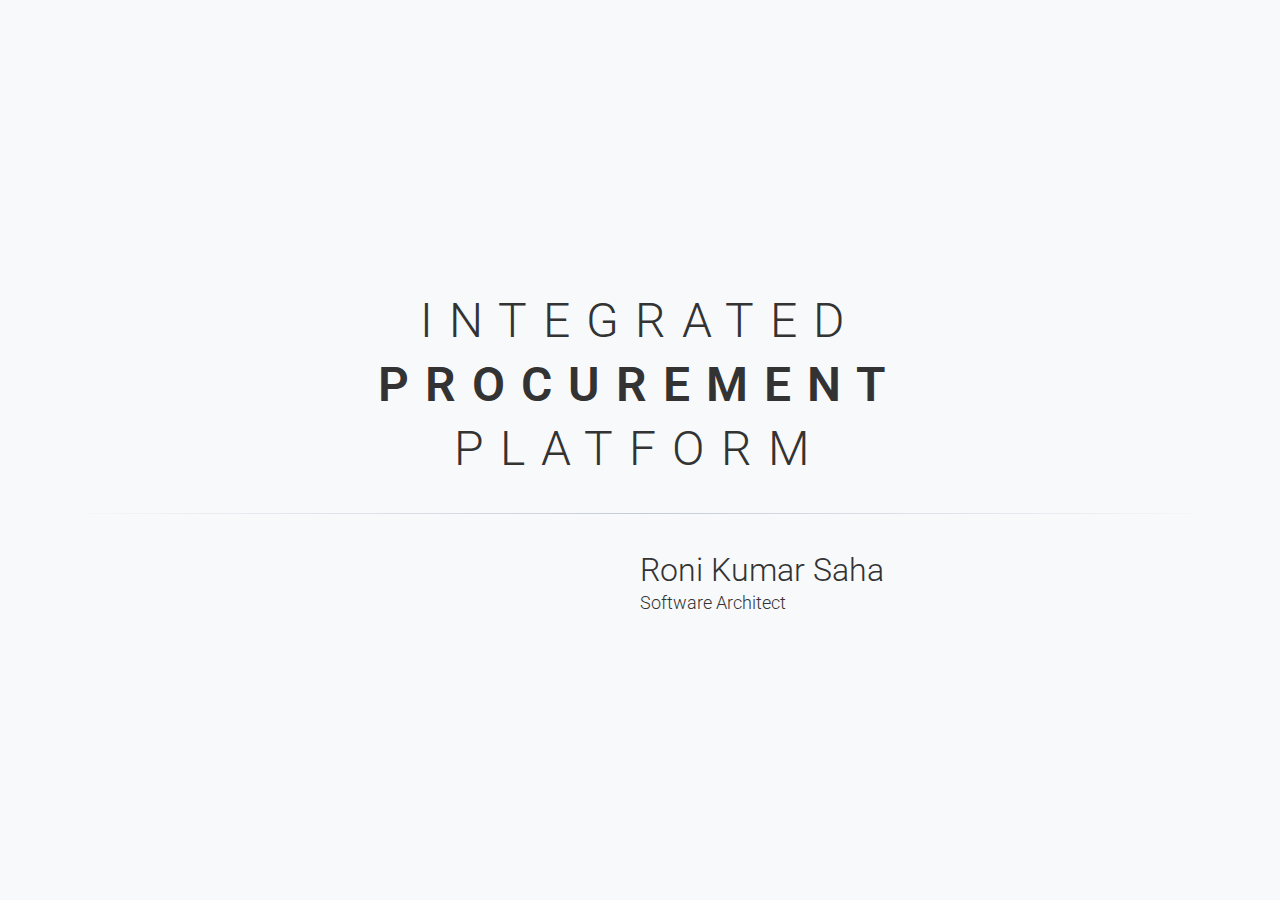
<file: index.html>
<!doctype html>
<html lang="en" prefix="og: http://ogp.me/ns#">
<head>
    <meta charset="utf-8">
    <meta name="viewport" content="width=device-width, initial-scale=1">

    <!-- SEO -->
    <title>Integrated Procurement Platform </title>
    <meta name="description" content="Presentation on Next-Generation-Procurement Platform">

    <!-- Google Fonts -->
    <link href="https://fonts.googleapis.com/css?family=Roboto:100,100i,300,300i,400,400i,700,700i%7CMaitree:200,300,400,600,700&amp;subset=latin-ext"
          rel="stylesheet">

    <!-- CSS WebSlides -->
    <link rel="stylesheet" type='text/css' media='all' href="static/css/webslides.css">

    <!-- Optional - CSS SVG Icons (Font Awesome) -->
    <link rel="stylesheet" type='text/css' media='all' href="static/css/svg-icons.css">

    <!-- FAVICONS -->
    <link rel="shortcut icon" sizes="16x16" href="static/images/favicons/favicon.png">
    <link rel="shortcut icon" sizes="32x32" href="static/images/favicons/favicon-32.png">
    <link rel="apple-touch-icon icon" sizes="76x76" href="static/images/favicons/favicon-76.png">
    <link rel="apple-touch-icon icon" sizes="120x120" href="static/images/favicons/favicon-120.png">
    <link rel="apple-touch-icon icon" sizes="152x152" href="static/images/favicons/favicon-152.png">
    <link rel="apple-touch-icon icon" sizes="180x180" href="static/images/favicons/favicon-180.png">
    <link rel="apple-touch-icon icon" sizes="192x192" href="static/images/favicons/favicon-192.png">

    <!-- Android -->
    <meta name="mobile-web-app-capable" content="yes">
    <meta name="theme-color" content="#333333">
    <style>
        .features-list {
            font-size: 1.2em;
        }
        .features-list li {
            line-height:2em;
        }
    </style>
</head>
<body>
<main role="main">
    <article id="webslides">
        <!-- Quick Guide
          - Each parent <section> in the <article id="webslides"> element is an individual slide.
          - Vertical sliding = <article id="webslides" class="vertical">
          - <div class="wrap"> = container 90% / <div class="wrap size-50"> = 45%;
        -->

        <section class="aligncenter">
            <div class="wrap">
                <div class="content-center">
                    <h2 class="text-landing">INTEGRATED <b>PROCUREMENT</b> PLATFORM</h2>
                </div>
                <hr>

                <div class="slide-bottom content-right">
                    <h4>Roni Kumar Saha</h4>
                    Software Architect
                </div>
            </div>
            <!-- .end .wrap -->
        </section>


        <section>
            <div class="wrap aligncenter">
                <h2><strong>What?</strong></h2>
            </div>
        </section>

        <section>
            <div class="wrap">
                <div class="card-50">
                    <figure style="padding-top: 70px">
                        <img class="aligncenter zoomIn" src="static/images/proc.png" alt="Procurement">
                    </figure>
                    <div class="flex-content">
                        <h3>Integrated Platform</h3>
                        <ul class="flexblock specs">
                            <li>
                                <div>
                                    <h2>
                                        <svg class="fa-cloud">
                                            <use xlink:href="#fa-cloud"></use>
                                        </svg>
                                        Cloud-Based​
                                    </h2>
                                    A cloud-based horizontally scalable solution​
                                </div>
                            </li>
                            <li>
                                <div>
                                    <h2>
                                        <svg class="fa-cubes">
                                            <use xlink:href="#fa-cubes"></use>
                                        </svg>
                                        Integrated Solution
                                    </h2>
                                    Support processes of its stakeholders too.​
                                </div>
                            </li>
                            <li>
                                <div>
                                    <h2>
                                        <svg class="fa-link">
                                            <use xlink:href="#fa-link"></use>
                                        </svg>
                                        Workflow Driven​
                                    </h2>
                                    Process are Workflow driven​
                                </div>
                            </li>
                            <li>
                                <div>
                                    <h2>
                                        <svg class="fa-cogs">
                                            <use xlink:href="#fa-cogs"></use>
                                        </svg>
                                        Process Oriented
                                    </h2>
                                    Support different types of process​
                                </div>
                            </li>
                            <li>
                                <div>
                                    <h2>
                                        <svg class="fa-plug">
                                            <use xlink:href="#fa-plug"></use>
                                        </svg>
                                        Extensible
                                    </h2>
                                    Open by design and easily extensible
                                </div>
                            </li>
                        </ul>
                    </div>
                    <!-- end .flex-content-->

                </div>
                <!-- .end card-50 -->
            </div>
            <!-- .end .wrap -->
        </section>

        <section>
            <div class="wrap">
                <h3>biTS's Simple Model For BPO​</h3>
                <ul class="flexblock steps">
                    <li>
                <span>
                  <svg class="fa-cogs">
                    <use xlink:href="#fa-cogs"></use>
                  </svg>
                </span>
                        <h2>01. Build tools and technologies</h2>
                    </li>
                    <li>
                        <div class="process step-2"></div>
                        <span>
                  <svg class="fa-info-circle">
                    <use xlink:href="#fa-info-circle"></use>
                  </svg>
                </span>
                        <h2>02. Gather domain knowledge​</h2>
                    </li>
                    <li>
                        <div class="process step-3"></div>
                        <span>
                  <svg class="fa-heartbeat">
                    <use xlink:href="#fa-heartbeat"></use>
                  </svg>
                </span>
                        <h2>03. Improve Customer relationships​</h2>
                    </li>
                    <li>
                        <div class="process step-3"></div>
                        <span>
                   <svg class="fa-magic">
                    <use xlink:href="#fa-magic"></use>
                  </svg>
                </span>
                        <h2>04. Introduce BPO Service​</h2>
                    </li>

                </ul>
            </div>
            <!-- .end .wrap -->
        </section>

        <section>
            <div class="wrap size-60">
                <h3>Product Maturity Model </h3>
                <!-- Responsive video/iframe/chart... Add <div class="embed"> -->
                <div class="embed fadeInUp">
                    <img alt="Maturity Model" src="static/images/Maturity.png" style="max-width: 100%;">
                </div>
                <!-- end .embed -->
            </div>
            <!-- .end .wrap -->
        </section>

        <section class="fullscreen">
            <div class="card-50">
                <figure>
                    <img src="static/images/procurement.jpg" alt="Procurement Management">
                </figure>
                <!-- end figure-->
                <div class="flex-content">
                    <h3><strong>Procurement Management System</strong></h3>
                    <ul class="fadeInUp features-list">
                        <li>Purchase Requests From Employee​</li>
                        <li>Managers get Notified​</li>
                        <li>Approval Process(Accept/Reject)​</li>
                        <li>Reports Available for Review​</li>
                        <li>Cloud Solution​</li>
                        <li>Mobile Solution​</li>
                        <li>API To integrate with existing system​</li>
                    </ul>
                </div>
                <!-- end .flex-content-->
            </div>
            <!-- end .card-50-->
        </section>

        <section>
            <span class="background" style="background-image:url('static/images/procurement_2.jpg');"></span>
            <div class="wrap">
                <div class="alignright size-50 bg-trans-dark fadeIn">
                    <h3><strong>Procurement Suits</strong></h3>
                    <ul class="features-list">
                        <li>​Workflow Management​</li>
                        <li>​Automated Review & Approval​</li>
                        <li>​Contract Management ​</li>
                        <li>​Supplier information management or supplier discovery​</li>
                        <li>​Asset Management with Product Lifecycle​</li>
                        <li>Maintenance, repair and operations (MRO)​​</li>
                        <li>Inventory management​​</li>
                        <li>​Project and product management ​</li>
                    </ul>

                </div>
            </div>
            <!-- .end .wrap -->
        </section>

        <section class="bg-gradient-h slide-top">
            <span class="background light" style="background-image:url('static/images/platform.jpeg')"></span>
            <div class="wrap">
                <h2 class="text-landing">The Platform</h2>
                <p class="text-context text-intro">Where we serve all</p>
                <h2>&nbsp;</h2>
                <div class="alignright size-50 bg-trans-dark fadeIn text-intro">
                    What we needs a configurable and flexible model that can support the requisitions and purchase orders for goods and services receipt, invoice acknowledgement and matching process that can adapt to the category, the strategy, the type of buy(product or service), the supplier and even particular line items.
                </div>
            </div>
        </section>
        <section class="aligncenter">
            <h2 class="text-emoji zoomIn">😎</h2>
            <h3><strong>Thank you!</strong></h3>
        </section>

    </article>
    <!-- end article -->
</main>
<!-- end main -->

<!-- A global footer

  <footer role="contentinfo">
   <div class="wrap">
     <p>An <a href="https://github.com/webslides/webslides">open source solution</a>, by <a href="https://twitter.com/webslides">@webslides</a>.</p>
   </div>
 </footer>  -->

<!-- Required -->
<script src="static/js/webslides.js"></script>
<script>
    window.ws = new WebSlides();
</script>

<!-- OPTIONAL - svg-icons.js (fontastic.me - Font Awesome as svg icons) -->
<script defer src="static/js/svg-icons.js"></script>

</body>
</html>
</file>
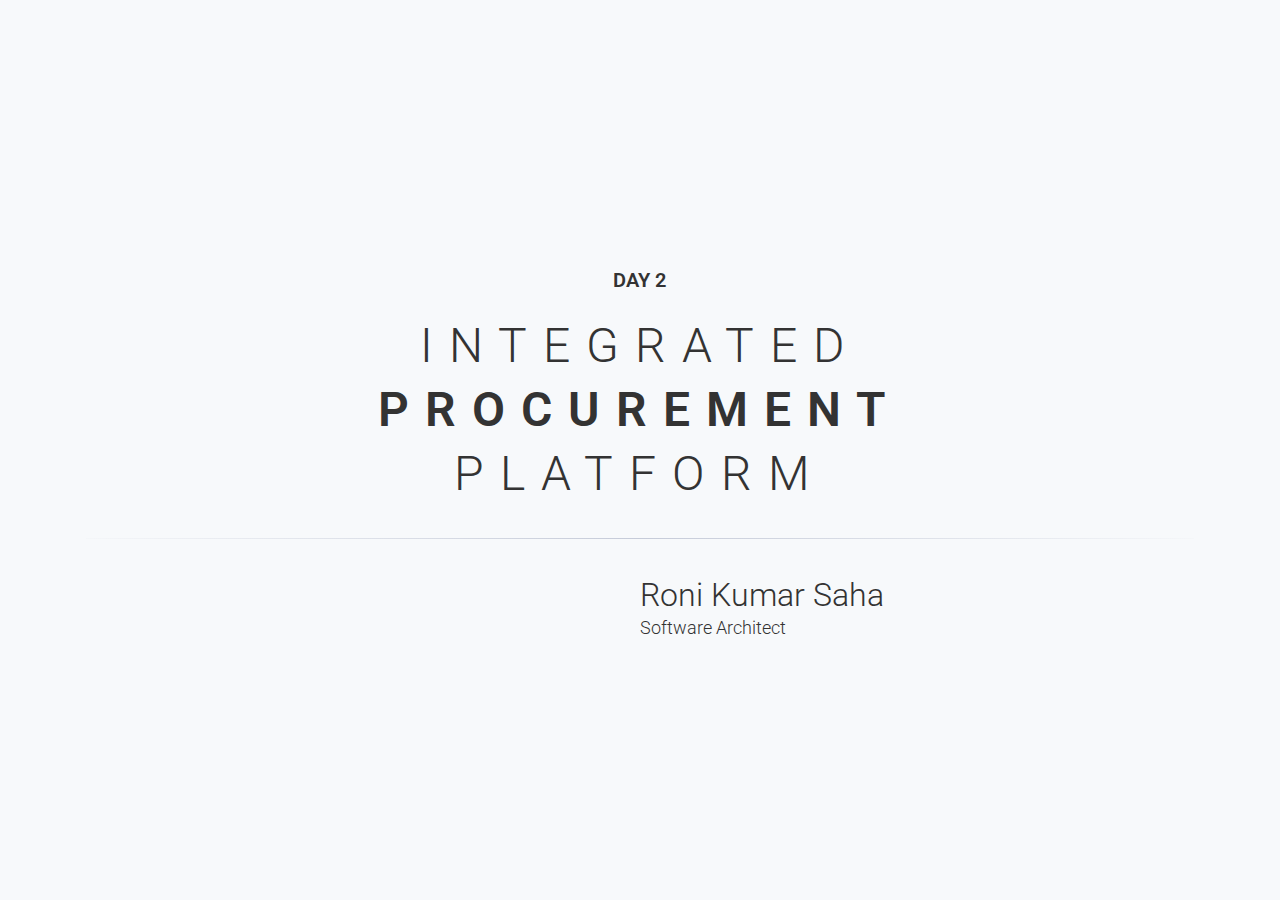
<file: day2/index.html>
<!doctype html>
<html lang="en" prefix="og: http://ogp.me/ns#">
<head>
    <meta charset="utf-8">
    <meta name="viewport" content="width=device-width, initial-scale=1">

    <!-- SEO -->
    <title>Integrated Procurement Platform (Day2) </title>
    <meta name="description" content="Presentation on Next-Generation-Procurement Platform (Day2)">

    <!-- Google Fonts -->
    <link href="https://fonts.googleapis.com/css?family=Roboto:100,100i,300,300i,400,400i,700,700i%7CMaitree:200,300,400,600,700&amp;subset=latin-ext"
          rel="stylesheet">

    <!-- CSS WebSlides -->
    <link rel="stylesheet" type='text/css' media='all' href="../static/css/webslides.css">

    <!-- Optional - CSS SVG Icons (Font Awesome) -->
    <link rel="stylesheet" type='text/css' media='all' href="../static/css/svg-icons.css">

    <!-- FAVICONS -->
    <link rel="shortcut icon" sizes="16x16" href="../static/images/favicons/favicon.png">
    <link rel="shortcut icon" sizes="32x32" href="../static/images/favicons/favicon-32.png">
    <link rel="apple-touch-icon icon" sizes="76x76" href="../static/images/favicons/favicon-76.png">
    <link rel="apple-touch-icon icon" sizes="120x120" href="../static/images/favicons/favicon-120.png">
    <link rel="apple-touch-icon icon" sizes="152x152" href="../static/images/favicons/favicon-152.png">
    <link rel="apple-touch-icon icon" sizes="180x180" href="../static/images/favicons/favicon-180.png">
    <link rel="apple-touch-icon icon" sizes="192x192" href="../static/images/favicons/favicon-192.png">

    <!-- Android -->
    <meta name="mobile-web-app-capable" content="yes">
    <meta name="theme-color" content="#333333">
    <style>
        .features-list {
            font-size: 1.4em;
        }
        .features-list li {
            line-height:2.3em;
        }
    </style>
</head>
<body>
<main role="main">
    <article id="webslides">
        <!-- Quick Guide
          - Each parent <section> in the <article id="webslides"> element is an individual slide.
          - Vertical sliding = <article id="webslides" class="vertical">
          - <div class="wrap"> = container 90% / <div class="wrap size-50"> = 45%;
        -->

        <section class="aligncenter">
            <div class="wrap">
                <h5 class="content-center">DAY 2</h5> <br>
                <div class="content-center">

                    <h2 class="text-landing">INTEGRATED <b>PROCUREMENT</b> PLATFORM</h2>
                </div>
                <hr>
                <div class="slide-bottom content-right">

                    <h4>Roni Kumar Saha</h4>
                    Software Architect
                </div>
            </div>
            <!-- .end .wrap -->
        </section>


        <section>
            <span class="background light" style="background-image:url('../static/images/holding-onto-why.jpg')"></span>
        </section>

        <section class="bg-black aligncenter">
            <span class="background light" style="background-image:url('../static/images/why.jpg')"></span>
            <div class="wrap">
                <h2 class="text-landing"> <strong>WHY?</strong> </h2>
                <p class="text-intro">Why we need yet another procurement solution?</p>
            </div>
            <!-- .end .wrap -->
        </section>

        <section class="bg-black slide-top">
            <span class="background light" style="background-image:url('../static/images/story.jpg')"></span>
        </section>
        <!--<section class="bg-black slide-top">-->
            <!--<span class="background light" style="background-image:url('../static/images/stress-getty.jpg')"></span>-->
            <!--<div class="wrap">-->
                <!--<h2 class="text-landing">Mr. White </h2>-->
                <!--<p class="text-context text-intro">Needed </p>-->
            <!--</div>-->
        <!--</section>-->

        <!--<section class="fullscreen">-->
            <!--<span class="background light" style="background-image:url('../static/images/spinner-collection.jpeg')"></span>-->
            <!--<div class="card-50">-->
                <!--&lt;!&ndash;<figure>&ndash;&gt;-->
                <!--&lt;!&ndash;<img src="../static/images/conclusion.jpg" alt="Procurement Solution">&ndash;&gt;-->
                <!--&lt;!&ndash;</figure>&ndash;&gt;-->
                <!--&lt;!&ndash; end figure&ndash;&gt;-->

                <!--&lt;!&ndash; end .flex-content&ndash;&gt;-->
            <!--</div>-->
        <!--</section>-->

       <!--<section class="slide current">
            <span class="background-right-top" style="background-image:url('../static/images/balloon.png')"></span>
            <div class="wrap">
                <h2>Remembered?​</h2>
                <h3 class="slideInLeft">biTS's Simple Model For BPO​</h3>
                <ul class="flexblock steps slideInRight slow">
                    <li>
                <span>
                  <svg class="fa-cogs">
                    <use xlink:href="#fa-cogs"></use>
                  </svg>
                </span>
                        <h2>01. Build tools and technologies</h2>
                    </li>
                    <li>
                        <div class="process step-2"></div>
                        <span>
                  <svg class="fa-info-circle">
                    <use xlink:href="#fa-info-circle"></use>
                  </svg>
                </span>
                        <h2>02. Gather domain knowledge​</h2>
                    </li>
                    <li>
                        <div class="process step-3"></div>
                        <span>
                  <svg class="fa-heartbeat">
                    <use xlink:href="#fa-heartbeat"></use>
                  </svg>
                </span>
                        <h2>03. Improve Customer relationships​</h2>
                    </li>
                    <li>
                        <div class="process step-3"></div>
                        <span>
                   <svg class="fa-magic">
                    <use xlink:href="#fa-magic"></use>
                  </svg>
                </span>
                        <h2>04. Introduce BPO Service​</h2>
                    </li>

                </ul>
            </div>
        </section>-->
        <section class="slide-top">
            <span class="background-center" style="background-image:url('../static/images/p2p_info.png')"></span>

        </section>
        <section class="slide-top">
            <span class="background-center" style="background-image:url('../static/images/brac-family.png')"></span>
            <div class="wrap">
                <h2 class="text-landing fadeInUp">Same process for all</h2>
                <p class="text-context text-intro">&nbsp; </p>
            </div>
        </section>
        <section class="fullscreen">
            <div class="card-50">
                <figure>
                    <img src="../static/images/solution-1.png" alt="Spinner">
                </figure>
                <!-- end figure-->
                <div class="flex-content">
                    <h3><strong>What we can do?</strong></h3>
                    <ul class="fadeInUp features-list">
                        <li>Centralized consensus with decentralized execution</li>
                        <li>Client/Consumer Review Platform</li>
                        <li>Product & Service registry</li>
                        <li>SLA Builder management</li>
                        <li>Warranty management</li>
                        <li>Supplier registry</li>
                        <li>Issue ticketing</li>
                        <li>Analytics</li>
                    </ul>
                </div>
                <!-- end .flex-content-->
            </div>
            <!-- end .card-50-->
        </section>

        <section class="fullscreen">
            <div class="card-50">
                <figure>
                    <img src="../static/images/conclusion.jpg" alt="Procurement Solution">
                </figure>
                <!-- end figure-->
                <div class="flex-content">
                    <h3><strong>Why should you join us?</strong></h3>
                    <ul class="fadeInUp features-list">
                        <li>If you think the <b>idea is great</b>, join us to be part of it</li>
                        <li>If you want to <b>help everybody</b>(supplier to consumer) join us to create the solution</li>
                        <li>If the you think you have <b>better idea</b> join us to add more value</li>
                        <li>If you think the idea is <i>not</i> <b>so good</b>, join us to stop it</li>
                        <li>In short you should <b>join us any away</b> :)</li>
                    </ul>
                </div>
                <!-- end .flex-content-->
            </div>
            <!-- end .card-50-->
        </section>

        <section class="aligncenter">
            <h2 class="text-emoji zoomIn">😎</h2>
            <h3><strong>Thank you!</strong></h3>
        </section>

    </article>
    <!-- end article -->
</main>
<!-- end main -->

<!-- A global footer

  <footer role="contentinfo">
   <div class="wrap">
     <p>An <a href="https://github.com/webslides/webslides">open source solution</a>, by <a href="https://twitter.com/webslides">@webslides</a>.</p>
   </div>
 </footer>  -->

<!-- Required -->
<script src="../static/js/webslides.js"></script>
<script>
    window.ws = new WebSlides();
</script>

<!-- OPTIONAL - svg-icons.js (fontastic.me - Font Awesome as svg icons) -->
<script defer src="../static/js/svg-icons.js"></script>

</body>
</html>
</file>
<file: static/css/svg-icons.css>
/*=====================================================
Important! 
/js/svg-icons.js is required.
======================================================= */

/*=====================================================
Font Awesome 4.4 as SVG Icons via http://fontastic.me  
class = .fa- (Go to https://fortawesome.github.io/Font-Awesome/icons/)

SVG ICONS - Don't use icon fonts: 
https://speakerdeck.com/ninjanails/death-to-fa-fonts
======================================================= */

svg {
	display: inline-block;
	vertical-align: middle;
	width: 1em;
	height: 1em;

}
[class*="fa-"].large{font-size: 8rem;}


.fa-glass {
	width: 1.0000000298023224em;
}

.fa-music {
	width: 0.8571396097540855em;
}

.fa-search {
	width: 0.9285706554849185em;
}

.fa-envelope-o {
	width: 1.000000972300768em;
}

.fa-heart {
	width: 0.9999999646097422em;
}

.fa-star {
	width: 0.9285713043063879em;
}

.fa-star-o {
	width: 0.9285713043063879em;
}

.fa-user {
	width: 0.785713868836563em;
}

.fa-film {
	width: 1.071429569274187em;
}

.fa-th-large {
	width: 0.9285712415972966em;
}

.fa-th {
	width: 1.0000000521540642em;
}

.fa-th-list {
	width: 1.0000000521540642em;
}

.fa-check {
	width: 1.0000000596046448em;
}

.fa-close {
	width: 0.7857149094343185em;
}

.fa-search-plus {
	width: 0.9285706554849185em;
}

.fa-search-minus {
	width: 0.9285706554849185em;
}

.fa-power-off {
	width: 0.8571455205480252em;
}

.fa-signal {
	width: 0.9999999916180968em;
}

.fa-trash-o {
	width: 0.7857138803228736em;
}

.fa-home {
	width: 0.928572153672576em;
}

.fa-file-o {
	width: 0.8571445867419243em;
}

.fa-clock-o {
	width: 0.8571425850192682em;
}

.fa-road {
	width: 1.0714228972792625em;
}

.fa-download {
	width: 0.9285713359713554em;
}

.fa-arrow-circle-o-down {
	width: 0.8571425850192682em;
}

.fa-arrow-circle-o-up {
	width: 0.8571425850192682em;
}

.fa-inbox {
	width: 0.8571455143392086em;
}

.fa-play-circle-o {
	width: 0.8571425850192682em;
}

.fa-repeat {
	width: 0.8571445668737852em;
}

.fa-refresh {
	width: 0.8571436268589423em;
}

.fa-list-alt {
	width: 1.000000972300768em;
}

.fa-lock {
	width: 1.000000972300768em;
}

.fa-flag {
	width: 1.0357158780097961em;
}

.fa-headphones {
	width: 0.9285684004426003em;
}

.fa-volume-off {
	width: 0.42857232317328453em;
}

.fa-volume-down {
	width: 0.642858412116766em;
}

.fa-volume-up {
	width: 0.9285729192197323em;
}

.fa-qrcode {
	width: 0.7857138514518738em;
}

.fa-tag {
	width: 0.8454238213598728em;
}

.fa-tags {
	width: 1.0597098506987095em;
}

.fa-book {
	width: 0.9302451089024544em;
}

.fa-bookmark {
	width: 0.7142852507531643em;
}

.fa-print {
	width: 0.9285733308643103em;
}

.fa-camera {
	width: 1.0714288031060732em;
}

.fa-font {
	width: 0.9285733103752136em;
}

.fa-bold {
	width: 0.7857098877429962em;
}

.fa-italic {
	width: 0.5714278221130371em;
}

.fa-text-height {
	width: 1.000002734363079em;
}

.fa-text-width {
	width: 0.857142724096775em;
}

.fa-align-left {
	width: 0.9999999664723873em;
}

.fa-align-center {
	width: 1.0000009797513485em;
}

.fa-align-right {
	width: 1.0000009797513485em;
}

.fa-align-justify {
	width: 1.0000009797513485em;
}

.fa-list {
	width: 0.9999999906867743em;
}

.fa-dedent {
	width: 0.9999989476054907em;
}

.fa-indent {
	width: 0.9999989476054907em;
}

.fa-video-camera {
	width: 0.9999980057277753em;
}

.fa-image {
	width: 1.071429569274187em;
}

.fa-pencil {
	width: 0.8454248607158661em;
}

.fa-map-marker {
	width: 0.8714316554367542em;
	margin-top: -0.2em;
}

.fa-adjust {
	width: 0.8571425850192682em;
}

.fa-tint {
	width: 0.8714316815137863em;
}

.fa-edit {
	width: 0.9955342138805463em;
}

.fa-share-square-o {
	width: 0.9285693491497113em;
}

.fa-check-square-o {
	width: 0.9280096615352704em;
}

.fa-arrows {
	width: 0.9999999888241291em;
}

.fa-step-backward {
	width: 0.5714307241141796em;
}

.fa-fast-backward {
	width: 1.000000935047865em;
}

.fa-backward {
	width: 0.9966524690389633em;
}

.fa-play {
	width: 0.7851562518626451em;
}

.fa-pause {
	width: 0.8571436069905758em;
}

.fa-stop {
	width: 0.8571436069905758em;
}

.fa-forward {
	width: 0.8604901600629091em;
}

.fa-fast-forward {
	width: 0.9999990034848452em;
}

.fa-step-forward {
	width: 0.5714267063885927em;
}

.fa-eject {
	width: 0.85825614631176em;
}

.fa-chevron-left {
	width: 0.7500009983778em;
}

.fa-chevron-right {
	width: 0.6785712540149689em;
}

.fa-plus-circle {
	width: 0.8571425850192682em;
}

.fa-minus-circle {
	width: 0.8571425850192682em;
}

.fa-times-circle {
	width: 0.8571425850192682em;
}

.fa-check-circle {
	width: 0.8571425850192682em;
}

.fa-question-circle {
	width: 0.8571425850192682em;
}

.fa-info-circle {
	width: 0.8571425850192682em;
}

.fa-crosshairs {
	width: 0.8571436069905758em;
}

.fa-times-circle-o {
	width: 0.8571425850192682em;
}

.fa-check-circle-o {
	width: 0.8571425850192682em;
}

.fa-ban {
	width: 0.8571426247557004em;
}

.fa-arrow-left {
	width: 0.8928571492433548em;
}

.fa-arrow-right {
	width: 0.8214280630151052em;
}

.fa-arrow-up {
	width: 0.9285692870616913em;
}

.fa-arrow-down {
	width: 0.9285712018609047em;
}

.fa-mail-forward {
	width: 1.0000031888484955em;
}

.fa-expand {
	width: 0.8571445606648922em;
}

.fa-compress {
	width: 0.8571445886045694em;
}

.fa-plus {
	width: 0.785714827477932em;
}

.fa-minus {
	width: 0.7857138440012932em;
}

.fa-asterisk {
	width: 0.9285713285207748em;
}

.fa-exclamation-circle {
	width: 0.8571425850192682em;
}

.fa-leaf {
	width: 0.9999980080174282em;
}

.fa-fire {
	width: 0.7857128586620092em;
}

.fa-eye {
	width: 0.9999980051070452em;
}

.fa-eye-slash {
	width: 1.000001983717084em;
}

.fa-exclamation-triangle {
	width: 0.9999999636784196em;
}

.fa-plane {
	width: 0.7860879210056737em;
}

.fa-calendar {
	width: 0.9285707051554937em;
}

.fa-random {
	width: 0.9999999022111297em;
}

.fa-comment {
	width: 0.9999974196152834em;
}

.fa-magnet {
	width: 0.8571425850192682em;
}

.fa-chevron-up {
	width: 0.9999999701976776em;
}

.fa-chevron-down {
	width: 0.9999999850988388em;
}

.fa-retweet {
	width: 1.0714306645095348em;
}

.fa-shopping-cart {
	width: 0.9285732470452785em;
}

.fa-folder {
	width: 0.9285712813336886em;
}

.fa-folder-open {
	width: 1.0485479356721044em;
}

.fa-arrows-v {
	width: 0.42857228219509125em;
}

.fa-arrows-h {
	width: 1.000000972300768em;
}

.fa-bar-chart {
	width: 1.1428574323654175em;
}



.fa-camera-retro {
	width: 1.0000000074505806em;
}

.fa-key {
	width: 0.9391738375027963em;
}

.fa-cogs {
	width: 1.0714287403970957em;
}

.fa-comments {
	width: 1.0000034073991628em;
}

.fa-thumbs-o-up {
	width: 0.8571465983986855em;
}

.fa-thumbs-o-down {
	width: 0.8571435585618019em;
}

.fa-star-half {
	width: 0.4642870929092169em;
}

.fa-heart-o {
	width: 1.0000009778887033em;
}

.fa-sign-out {
	width: 0.875000032285854em;
}

.fa-linkedin-square {
	width: 0.8571416462459638em;
}

.fa-thumb-tack {
	width: 0.6428600810468197em;
}

.fa-external-link {
	width: 0.9999981845417096em;
}

.fa-sign-in {
	width: 0.8571436069905758em;
}

.fa-trophy {
	width: 0.9285706554849185em;
}

.fa-upload {
	width: 0.9285723492503166em;
}

.fa-lemon-o {
	width: 0.8565869312733412em;
}

.fa-phone {
	width: 0.7857128540053964em;
}

.fa-square-o {
	width: 0.7857118571796491em;
}

.fa-bookmark-o {
	width: 0.7142852507531643em;
}

.fa-phone-square {
	width: 0.8571416462459638em;
}

.fa-unlock {
	width: 1.000000972300768em;
}

.fa-credit-card {
	width: 1.0714279003441334em;
}

.fa-feed {
	width: 0.7864560410380363em;
}

.fa-hdd-o {
	width: 0.8571435995399952em;
}

.fa-bullhorn {
	width: 1.000001672655344em;
}

.fa-bell-o {
	width: 0.999999426305294em;
}

.fa-certificate {
	width: 0.8571425257250667em;
}

.fa-hand-o-right {
	width: 1.0000000074505806em;
}

.fa-hand-o-left {
	width: 0.9999989792704582em;
}

.fa-hand-o-up {
	width: 0.8571425552167966em;
}

.fa-hand-o-down {
	width: 0.8571416288614273em;
}

.fa-arrow-circle-left {
	width: 0.8571425850192682em;
}

.fa-arrow-circle-right {
	width: 0.8571425850192682em;
}

.fa-arrow-circle-up {
	width: 0.8571425850192682em;
}

.fa-arrow-circle-down {
	width: 0.8571425850192682em;
}

.fa-wrench {
	width: 0.9391775503754616em;
}

.fa-tasks {
	width: 1.0000009797513485em;
}

.fa-filter {
	width: 0.7857138165272772em;
}

.fa-arrows-alt {
	width: 0.857147540897131em;
}

.fa-group {
	width: 1.071428755919138em;
}

.fa-chain {
	width: 0.9285723119974136em;
}

.fa-cloud {
	width: 1.0714285423358234em;
}

.fa-flask {
	width: 0.9285696372389793em;
}

.fa-cut {
	width: 0.9975810423493385em;
}

.fa-copy {
	width: 1.0000010058283806em;
}

.fa-paperclip {
	width: 0.7857148349285126em;
}

.fa-floppy-o {
	width: 0.8571445867419243em;
}

.fa-square {
	width: 0.8571416462459638em;
}

.fa-bars {
	width: 0.8571436069905758em;
}

.fa-list-ul {
	width: 1.0000010132789612em;
}

.fa-list-ol {
	width: 1.0083701331168413em;
}

.fa-strikethrough {
	width: 0.9999989485368133em;
}

.fa-underline {
	width: 0.8571445560082793em;
}

.fa-table {
	width: 0.9285723157227039em;
}

.fa-magic {
	width: 0.9436386581510305em;
}

.fa-truck {
	width: 1.0357128381729126em;
}

.fa-pinterest {
	width: 0.8571391701698303em;
}

.fa-pinterest-square {
	width: 0.8571406031646802em;
}

.fa-google-plus-square {
	width: 0.8571416462459638em;
}

.fa-google-plus {
	width: 1.2857149516544268em;
}

.fa-money {
	width: 1.0714295767247677em;
}

.fa-caret-down {
	width: 0.571429718285799em;
}

.fa-caret-up {
	width: 0.5714296959340572em;
}

.fa-caret-left {
	width: 0.3928574174642563em;
}

.fa-caret-right {
	width: 0.32142970090126255em;
}

.fa-columns {
	width: 0.9285723157227039em;
}

.fa-sort {
	width: 0.5714296959340572em;
}

.fa-sort-desc {
	width: 0.571429718285799em;
}

.fa-sort-asc {
	width: 0.5714296959340572em;
}

.fa-envelope {
	width: 1.0000022239983082em;
}

.fa-linkedin {
	width: 0.8571429451305903em;
}

.fa-rotate-left {
	width: 0.8571445606648922em;
}

.fa-gavel {
	width: 1.0106014609336853em;
}

.fa-dashboard {
	width: 1.000001922249794em;
}

.fa-comment-o {
	width: 0.9999974196152834em;
}

.fa-comments-o {
	width: 1.0000035266084524em;
}

.fa-bolt {
	width: 1.000000972300768em;
}

.fa-sitemap {
	width: 1.0000010058283806em;
}

.fa-umbrella {
	width: 0.9285703394562006em;
}

.fa-clipboard {
	width: 1.000001959502697em;
}

.fa-lightbulb-o {
	width: 0.5714296922087669em;
}

.fa-exchange {
	width: 0.9999989476054907em;
}

.fa-cloud-download {
	width: 1.0714285423358234em;
}

.fa-cloud-upload {
	width: 1.0714285423358234em;
}

.fa-user-md {
	width: 0.785713868836563em;
}

.fa-stethoscope {
	width: 0.7857138092319147em;
}

.fa-suitcase {
	width: 1.000000116725687em;
}

.fa-bell {
	width: 0.999999426305294em;
}

.fa-coffee {
	width: 1.0357122694451846em;
}

.fa-cutlery {
	width: 0.7857128530740738em;
}

.fa-file-text-o {
	width: 0.8571445867419243em;
}

.fa-building-o {
	width: 1.000000116725687em;
}

.fa-hospital-o {
	width: 1.000000116725687em;
}

.fa-ambulance {
	width: 1.1071423441171646em;
}

.fa-medkit {
	width: 1.000000116725687em;
}

.fa-fighter-jet {
	width: 1.0714295953512192em;
}

.fa-beer {
	width: 0.9642851203680038em;
}

.fa-h-square {
	width: 0.8571416462459638em;
}

.fa-plus-square {
	width: 0.8571416462459638em;
}

.fa-angle-double-left {
	width: 0.5892861261963844em;
}

.fa-angle-double-right {
	width: 0.5535723362118006em;
}

.fa-angle-double-up {
	width: 0.642861433327198em;
}

.fa-angle-double-down {
	width: 0.6428574100136757em;
}

.fa-angle-left {
	width: 0.3750009909272194em;
}

.fa-angle-right {
	width: 0.3392861280590296em;
}

.fa-angle-up {
	width: 0.642861433327198em;
}

.fa-angle-down {
	width: 0.6428574100136757em;
}

.fa-desktop {
	width: 1.071435708552599em;
}

.fa-laptop {
	width: 1.071429569274187em;
}

.fa-tablet {
	width: 1.071429569274187em;
}

.fa-mobile {
	width: 1.071429569274187em;
}

.fa-circle-o {
	width: 0.8571425850192682em;
}

.fa-quote-left {
	width: 0.9285713583230972em;
}

.fa-quote-right {
	width: 0.9285713285207748em;
}

.fa-spinner {
	width: 1.0000000596046448em;
}

.fa-circle {
	width: 0.8571425850192682em;
}

.fa-mail-reply {
	width: 1.0000029690563679em;
}

.fa-folder-o {
	width: 0.9285712813336886em;
}

.fa-folder-open-o {
	width: 1.0652896141011752em;
}

.fa-smile-o {
	width: 0.8571425850192682em;
}

.fa-frown-o {
	width: 0.8571425850192682em;
}

.fa-meh-o {
	width: 0.8571425850192682em;
}

.fa-gamepad {
	width: 1.0714295854171496em;
}

.fa-keyboard-o {
	width: 1.0714286640286446em;
}

.fa-flag-o {
	width: 1.0357160121202469em;
}

.fa-flag-checkered {
	width: 1.0357160121202469em;
}

.fa-terminal {
	width: 0.9358262214809656em;
}

.fa-code {
	width: 1.0714276805520058em;
}

.fa-mail-reply-all {
	width: 0.9999999292194843em;
}

.fa-star-half-empty {
	width: 0.9285682821646333em;
}

.fa-location-arrow {
	width: 0.7859947793185711em;
}

.fa-crop {
	width: 0.9285703515633941em;
}

.fa-code-fork {
	width: 0.5714296698570251em;
}

.fa-chain-broken {
	width: 0.9285713344191509em;
}

.fa-question {
	width: 0.6221200153231621em;
}

.fa-info {
	width: 0.857143547385931em;
}

.fa-exclamation {
	width: 0.857143547385931em
}

.fa-superscript {
	width: 0.8588164150714874em;
}

.fa-subscript {
	width: 0.8599326312541962em;
}

.fa-eraser {
	width: 1.071428793715313em;
}

.fa-puzzle-piece {
	width: 0.9285733483266085em;
}

.fa-microphone {
	width: 0.6428574770689011em;
}

.fa-microphone-slash {
	width: 0.7857128698378801em;
}

.fa-shield {
	width: 0.7142831720411777em;
}

.fa-calendar-o {
	width: 0.9285707051554937em;
}

.fa-fire-extinguisher {
	width: 0.7845058117527515em;
}

.fa-rocket {
	width: 0.9441959485411644em;
}

.fa-maxcdn {
	width: 0.9815869629383087em;
}

.fa-chevron-circle-left {
	width: 0.8571425850192682em;
}

.fa-chevron-circle-right {
	width: 0.8571425850192682em;
}

.fa-chevron-circle-up {
	width: 0.8571425850192682em;
}

.fa-chevron-circle-down {
	width: 0.8571425850192682em;
}

.fa-html5 {
	width: 0.7857138514518738em;
}

.fa-css3 {
	width: 1.0000000596046448em;
}

.fa-anchor {
	width: 0.9999980125576258em;
}

.fa-unlock-alt {
	width: 1.000000972300768em;
}

.fa-bullseye {
	width: 0.8571425850192682em;
}

.fa-ellipsis-h {
	width: 0.7857148125767708em;
}

.fa-ellipsis-v {
	width: 0.21428712457418442em;
}

.fa-rss-square {
	width: 0.8571416462459638em;
}

.fa-play-circle {
	width: 0.8571425850192682em;
}

.fa-ticket {
	width: 1.0005576871335506em;
}

.fa-minus-square {
	width: 0.8571416462459638em;
}

.fa-minus-square-o {
	width: 0.7857118571796491em;
}

.fa-level-up {
	width: 0.5734755680896342em;
}

.fa-level-down {
	width: 0.5731032819021493em;
}

.fa-check-square {
	width: 0.8571416462459638em;
}

.fa-pencil-square {
	width: 0.8571416462459638em;
}

.fa-external-link-square {
	width: 0.8571416462459638em;
}

.fa-share-square {
	width: 0.8571416462459638em;
}

.fa-caret-square-o-down {
	width: 0.8571416462459638em;
}

.fa-caret-square-o-up {
	width: 0.8571416462459638em;
}

.fa-caret-square-o-right {
	width: 0.8571416462459638em;
}

.fa-eur {
	width: 0.565288751386106em;
}

.fa-gbp {
	width: 0.5691953515633941em;
}

.fa-dollar {
	width: 0.5691973492503166em;
}

.fa-inr {
	width: 0.5011180695146322em;
}

.fa-cny {
	width: 0.5731013106415048em;
}

.fa-rouble {
	width: 0.7142853057011962em;
}

.fa-krw {
	width: 1.0000009899958968em;
}

.fa-bitcoin {
	width: 0.736978217959404em;
}

.fa-file {
	width: 0.8571426197886467em;
}

.fa-file-text {
	width: 0.8571426197886467em;
}

.fa-sort-alpha-asc {
	width: 0.9428952634334564em;
}

.fa-sort-alpha-desc {
	width: 0.9428952634334564em;
}

.fa-sort-amount-asc {
	width: 1.0159967839717865em;
}

.fa-sort-amount-desc {
	width: 1.0159967839717865em;
}

.fa-sort-numeric-asc {
	width: 0.8452380001544952em;
}

.fa-sort-numeric-desc {
	width: 0.8452380001544952em;
}

.fa-thumbs-up {
	width: 0.8928591571748257em;
}

.fa-thumbs-down {
	width: 0.8928584419190884em;
}

.fa-youtube-square {
	width: 0.8571416462459638em;
}

.fa-youtube {
	width: 0.8571435324847698em;
}

.fa-xing {
	width: 0.786087267100811em;
}

.fa-xing-square {
	width: 0.8571416462459638em;
}

.fa-youtube-play {
	width: 1.0000000305008143em;
}

.fa-stack-overflow {
	width: 0.8571415841579437em;
}

.fa-instagram {
	width: 0.8571416462459638em;
}

.fa-flickr {
	width: 0.8571436131993941em;
}

.fa-adn {
	width: 0.8571425850192682em;
}

.fa-bitbucket {
	width: 0.78617824614048em;
}

.fa-bitbucket-square {
	width: 0.8571416462459638em;
}

.fa-tumblr {
	width: 0.6093739867210388em;
}

.fa-tumblr-square {
	width: 0.8571416462459638em;
}

.fa-long-arrow-down {
	width: 0.42857166891917586em;
}

.fa-long-arrow-up {
	width: 0.4285729229450226em;
}

.fa-long-arrow-left {
	width: 1.0357138589024544em;
}

.fa-long-arrow-right {
	width: 0.9642862295731902em;
}

.fa-female {
	width: 0.7142941057682037em;
}

.fa-male {
	width: 0.5714317113161087em;
}

.fa-gittip {
	width: 0.8571425850192682em;
}

.fa-sun-o {
	width: 1.0000000223517418em;
}

.fa-moon-o {
	width: 0.8213352287809048em;
}

.fa-archive {
	width: 1.0000020563602448em;
}

.fa-bug {
	width: 0.9285741709172726em;
}

.fa-vk {
	width: 1.0777527708560228em;
}

.fa-weibo {
	width: 1.0041852121551074em;
}

.fa-renren {
	width: 0.8571416437625885em;
}

.fa-pagelines {
	width: 0.7823682955154254em;
}

.fa-stack-exchange {
	width: 0.7142871618270874em;
}

.fa-arrow-circle-o-right {
	width: 0.8571425850192682em;
}

.fa-arrow-circle-o-left {
	width: 0.8571425850192682em;
}

.fa-caret-square-o-left {
	width: 0.8571416462459638em;
}

.fa-dot-circle-o {
	width: 0.8571425850192682em;
}

.fa-wheelchair {
	width: 0.9090400412678719em;
}

.fa-vimeo-square {
	width: 0.8571416462459638em;
}

.fa-try {
	width: 0.6428615320473909em;
}

.fa-plus-square-o {
	width: 0.7857118571796491em;
}

.fa-space-shuttle {
	width: 1.214285247027874em;
}

.fa-slack {
	width: 0.9285693690180779em;
}

.fa-envelope-square {
	width: 0.8571436131993941em;
}

.fa-wordpress {
	width: 1.0000000049670539em;
}

.fa-openid {
	width: 0.9999983335533216em;
}

.fa-bank {
	width: 1.0714267492294312em;
}

.fa-graduation-cap {
	width: 1.2857187371701002em;
}

.fa-yahoo {
	width: 0.8571445047855377em;
}

.fa-google {
	width: 0.8398430943489075em;
}

.fa-reddit {
	width: 1.0000000049670539em;
}

.fa-reddit-square {
	width: 0.8571416462459638em;
}

.fa-stumbleupon-circle {
	width: 0.8571425850192682em;
}

.fa-stumbleupon {
	width: 1.0714269926149882em;
}

.fa-delicious {
	width: 0.8571416462459638em;
}

.fa-digg {
	width: 1.1428574323654175em;
}

.fa-pied-piper {
	width: 0.8571416462459638em;
}

.fa-pied-piper-alt {
	width: 1.1372744292020798em;
}

.fa-drupal {
	width: 0.8571418623128011em;
}

.fa-joomla {
	width: 0.8571426148215924em;
}

.fa-language {
	width: 0.8571416030172259em;
}

.fa-fax {
	width: 1.0000000037252903em;
}

.fa-building {
	width: 0.7857138179242611em;
}

.fa-child {
	width: 0.7142872214317322em;
}

.fa-paw {
	width: 0.9285706828037519em;
}

.fa-spoon {
	width: 1.0000000298023224em;
}

.fa-cube {
	width: 0.9285703506320715em;
}

.fa-cubes {
	width: 1.2142920158803463em;
}

.fa-behance {
	width: 1.1428583860397339em;
}

.fa-behance-square {
	width: 0.8571436131993941em;
}

.fa-steam {
	width: 0.9999989867210388em;
}

.fa-steam-square {
	width: 0.8571436131992414em;
}

.fa-recycle {
	width: 1.0012093782424927em;
}

.fa-automobile {
	width: 1.1428605308756232em;
}

.fa-cab {
	width: 1.1428585043177009em;
}

.fa-tree {
	width: 0.8571485541760921em;
}

.fa-spotify {
	width: 0.8571425850192682em;
}

.fa-deviantart {
	width: 0.5714287161827087em;
}

.fa-soundcloud {
	width: 1.2857149858027697em;
}

.fa-database {
	width: 0.8571426197886467em;
}

.fa-file-pdf-o {
	width: 0.8571445867419243em;
}

.fa-file-word-o {
	width: 0.8571445867419243em;
}

.fa-file-excel-o {
	width: 0.8571445867419243em;
}

.fa-file-powerpoint-o {
	width: 0.8571445867419243em;
}

.fa-file-image-o {
	width: 0.8571445867419243em;
}

.fa-file-archive-o {
	width: 0.8571445867419243em;
}

.fa-file-audio-o {
	width: 0.8571445867419243em;
}

.fa-file-movie-o {
	width: 0.8571445867419243em;
}

.fa-file-code-o {
	width: 0.8571445867419243em;
}

.fa-vine {
	width: 0.857145681977272em;
}

.fa-codepen {
	width: 1.0000000298023224em;
}

.fa-jsfiddle {
	width: 1.1428555250167847em;
}

.fa-life-bouy {
	width: 1.0000000049670539em;
}

.fa-circle-o-notch {
	width: 0.9999980702996254em;
}

.fa-ra {
	width: 0.999438002705574em;
}

.fa-empire {
	width: 1.0000000049670539em;
}

.fa-git-square {
	width: 0.8571416462459638em;
}

.fa-git {
	width: 1.0000000447034836em;
}

.fa-hacker-news {
	width: 0.8571416462459638em;
}

.fa-tencent-weibo {
	width: 0.7142878770828247em;
}

.fa-qq {
	width: 1.0000018551945686em;
}

.fa-wechat {
	width: 1.142860472202301em;
}

.fa-paper-plane {
	width: 1.0009309110464528em;
}

.fa-paper-plane-o {
	width: 1.0005583113525063em;
}

.fa-history {
	width: 0.8571445606648922em;
}

.fa-circle-thin {
	width: 0.8571425850192682em;
}

.fa-header {
	width: 1.0000018998980522em;
}

.fa-paragraph {
	width: 0.7265684753656387em;
}

.fa-sliders {
	width: 0.8571425676345825em;
}

.fa-share-alt {
	width: 0.8571425974369049em;
}

.fa-share-alt-square {
	width: 0.8571416462459638em;
}

.fa-bomb {
	width: 1.0000009909272194em;
}

.fa-futbol-o {
	width: 1.0000000049670539em;
}

.fa-tty {
	width: 1.0000020181760192em;
}

.fa-binoculars {
	width: 1.0000019930303097em;
}

.fa-plug {
	width: 0.9999989569187164em;
}

.fa-slideshare {
	width: 1.000006040558219em;
}

.fa-twitch {
	width: 0.9999990165233612em;
}

.fa-yelp {
	width: 0.8580739721655846em;
}

.fa-newspaper-o {
	width: 1.1428594440221786em;
}

.fa-wifi {
	width: 1.142857201397419em;
}

.fa-calculator {
	width: 0.9285713012019414em;
}

.fa-google-wallet {
	width: 0.9977688640356064em;
}

.fa-cc-visa {
	width: 1.2857130939760282em;
}

.fa-cc-mastercard {
	width: 1.2857130939760282em;
}

.fa-cc-discover {
	width: 1.2857129871845245em;
}

.fa-cc-amex {
	width: 1.285718947649002em;
}

.fa-cc-paypal {
	width: 1.2857130939760282em;
}

.fa-cc-stripe {
	width: 1.2857130939760282em;
}

.fa-bell-slash {
	width: 1.1428565569221973em;
}

.fa-bell-slash-o {
	width: 1.1428565569221973em;
}

.fa-trash {
	width: 0.7857138803228736em;
}

.fa-copyright {
	width: 0.8571425850192682em;
}

.fa-at {
	width: 0.8571425999204312em;
}

.fa-eyedropper {
	width: 1.0000010132789612em;
}

.fa-paint-brush {
	width: 0.9988838285207748em;
}

.fa-birthday-cake {
	width: 0.9999999776482582em;
}

.fa-area-chart {
	width: 1.1428574323654175em;
}

.fa-pie-chart {
	width: 0.964285093049206em;
}

.fa-line-chart {
	width: 1.1428574323654175em;
}

.fa-lastfm {
	width: 1.0000022376577817em;
}

.fa-lastfm-square {
	width: 0.8571416462459638em;
}

.fa-toggle-off {
	width: 1.142858593414303em;
}

.fa-toggle-on {
	width: 1.14285634085536em;
}

.fa-bicycle {
	width: 1.28571296234918em;
}

.fa-bus {
	width: 0.8571415692567825em;
}

.fa-ioxhost {
	width: 1.1428571175783873em;
}

.fa-angellist {
	width: 0.7142852619290352em;
}

.fa-cc {
	width: 1.1428574323654175em;
}

.fa-ils {
	width: 0.7678564703091979em;
}

.fa-meanpath {
	width: 0.8571436131994687em;
}

.fa-buysellads {
	width: 0.8571436107158661em;
}

.fa-connectdevelop {
	width: 1.1428584707900882em;
}

.fa-dashcube {
	width: 0.785714864730835em;
}

.fa-forumbee {
	width: 0.8571425694972277em;
}

.fa-leanpub {
	width: 1.142857511062175em;
}

.fa-sellsy {
	width: 1.1428565382957458em;
}

.fa-shirtsinbulk {
	width: 0.8571415543556213em;
}

.fa-simplybuilt {
	width: 1.142860271036625em;
}

.fa-skyatlas {
	width: 1.14285752673959em;
}

.fa-cart-plus {
	width: 0.928574200719595em;
}

.fa-cart-arrow-down {
	width: 0.928574200719595em;
}

.fa-diamond {
	width: 1.142861483618617em;
}

.fa-ship {
	width: 1.142856314778328em;
}

.fa-user-secret {
	width: 0.785717862347763em;
}

.fa-motorcycle {
	width: 1.2885052015384417em;
}

.fa-street-view {
	width: 0.7857207879424095em;
}

.fa-heartbeat {
	width: 1.0000009760260582em;
}

.fa-venus {
	width: 0.6395084308460355em;
}

.fa-mars {
	width: 0.8571416437625885em;
}

.fa-mercury {
	width: 0.6428571790456772em;
}

.fa-intersex {
	width: 0.7823648327030241em;
}

.fa-transgender-alt {
	width: 0.9285693382844329em;
}

.fa-venus-double {
	width: 0.9999989913776517em;
}

.fa-mars-double {
	width: 1.0690097333863378em;
}

.fa-venus-mars {
	width: 1.1376486765220761em;
}

.fa-mars-stroke {
	width: 0.8571426570415497em;
}

.fa-mars-stroke-v {
	width: 0.6395094422623515em;
}

.fa-mars-stroke-h {
	width: 1.066592177376151em;
}

.fa-neuter {
	width: 0.6428564637899399em;
}

.fa-genderless {
	width: 0.6428574621677399em;
}

.fa-facebook-official {
	width: 0.8571436237543821em;
}

.fa-pinterest-p {
	width: 0.7142868041992188em;
}

.fa-whatsapp {
	width: 0.857144296169281em;
}

.fa-user-plus {
	width: 1.1428584034244977em;
}

.fa-user-times {
	width: 1.1378349239627532em;
}

.fa-bed {
	width: 1.1428574621677399em;
}

.fa-viacoin {
	width: 0.8571425676345825em;
}

.fa-train {
	width: 0.857141618927244em;
}

.fa-subway {
	width: 0.857141618927244em;
}

.fa-medium {
	width: 1.0000000428408384em;
}

.fa-y-combinator {
	width: 0.8571425676345825em;
}

.fa-optin-monster {
	width: 1.2812500447034836em;
}

.fa-opencart {
	width: 1.2865476533770561em;
}

.fa-expeditedssl {
	width: 1.0000000049670539em;
}
.fa-battery-full {
	width: 1.2857148237526417em;
}
.fa-battery-4 {
	width: 1.2857148237526417em;
}

.fa-battery-3 {
	width: 1.285716611891985em;
}

.fa-battery-2 {
	width: 1.285716611891985em;
}

.fa-battery-1 {
	width: 1.285716611891985em;
}

.fa-battery-0 {
	width: 1.285716611891985em;
}

.fa-mouse-pointer {
	width: 0.6463916040956974em;
}

.fa-i-cursor {
	width: 0.5em;
}

.fa-object-group {
	width: 1.142856389284134em;
}

.fa-object-ungroup {
	width: 1.2857120633125305em;
}

.fa-sticky-note {
	width: 0.8571426197886467em;
}

.fa-sticky-note-o {
	width: 0.8571405932307243em;
}

.fa-cc-jcb {
	width: 1.2857130939760282em;
}

.fa-cc-diners-club {
	width: 1.2857130939760282em;
}

.fa-clone {
	width: 0.9999999590218067em;
}

.fa-balance-scale {
	width: 1.2942902165651321em;
}

.fa-hourglass-o {
	width: 0.8571416353806853em;
}

.fa-hourglass-1 {
	width: 0.8571416353806853em;
}

.fa-hourglass-2 {
	width: 0.8571416353806853em;
}

.fa-hourglass-3 {
	width: 0.8571416353806853em;
}

.fa-hourglass {
	width: 0.8571436023339629em;
}

.fa-hand-grab-o {
	width: 0.8571436107158661em;
}

.fa-hand-paper-o {
	width: 0.9107128493487835em;
}

.fa-hand-scissors-o {
	width: 0.9999980007607974em;
}

.fa-hand-lizard-o {
	width: 1.1428582593798637em;
}

.fa-hand-spock-o {
	width: 1.0714277178049088em;
}

.fa-hand-pointer-o {
	width: 0.9285682551562786em;
}

.fa-trademark {
	width: 1.1008171644061804em;
}

.fa-registered {
	width: 1.0000000049670539em;
}

.fa-creative-commons {
	width: 1.0000000049670539em;
}

.fa-gg {
	width: 1.142856478691101em;
}

.fa-gg-circle {
	width: 1.0000000049670539em;
}

.fa-tripadvisor {
	width: 1.2857139185070992em;
}

.fa-odnoklassniki {
	width: 0.7142824977636337em;
}

.fa-odnoklassniki-square {
	width: 0.8571416462459638em;
}

.fa-get-pocket {
	width: 0.959822304546833em;
}

.fa-wikipedia-w {
	width: 1.2857110323384404em;
}

.fa-safari {
	width: 1.0000000049670539em;
}

.fa-chrome {
	width: 1.0002786591649055em;
}

.fa-firefox {
	width: 0.9985101446509361em;
}

.fa-opera {
	width: 1.0000011399388313em;
}

.fa-internet-explorer {
	width: 0.9999980032444em;
}

.fa-television {
	width: 1.1714316554367542em;
}

.fa-contao {
	width: 1.000000111758709em;
}

.fa-500px {
	width: 0.7951981648802757em;
}

.fa-amazon {
	width: 1.0010244324803352em;
}

.fa-calendar-plus-o {
	width: 0.9285713012019414em;
}

.fa-calendar-minus-o {
	width: 0.9285707051554937em;
}

.fa-calendar-times-o {
	width: 0.9285707051554937em;
}

.fa-calendar-check-o {
	width: 0.9285707051554937em;
}

.fa-industry {
	width: 0.9999989531934261em;
}

.fa-map-pin {
	width: 0.5714278568824156em;
}

.fa-map-signs {
	width: 1.0000010207295418em;
}

.fa-map-o {
	width: 1.1428583338856697em;
}

.fa-map {
	width: 0.9999999906867743em;
}

.fa-commenting {
	width: 1.0000040555996748em;
}

.fa-commenting-o {
	width: 0.9999974196152834em;
}

.fa-houzz {
	width: 0.5714277625083923em;
}

.fa-vimeo {
	width: 1.0050220787525177em;
}

.fa-black-tie {
	width: 0.8571425676345825em;
}

.fa-fonticons {
	width: 0.8571425676345825em;
}

.fa-reddit-alien {
	width: 1.0000009834766388em;
}

.fa-edge {
	width: 0.9999999701976776em;
}

.fa-credit-card-alt {
	width: 1.2857139110565186em;
}

.fa-codiepie {
	width: 0.9542412211497626em;
}

.fa-modx {
	width: 0.9999999403953552em;
}

.fa-fort-awesome {
	width: 0.9285743236541748em;
}

.fa-usb {
	width: 1.2857153688868266em;
}

.fa-product-hunt {
	width: 1.0000000049670539em;
}

.fa-mixcloud {
	width: 1.2857142388820648em;
}

.fa-scribd {
	width: 0.8569198697805405em;
}

.fa-pause-circle {
	width: 0.8571425850192682em;
}

.fa-pause-circle-o {
	width: 0.8571425850192682em;
}

.fa-stop-circle {
	width: 0.8571425850192682em;
}

.fa-stop-circle-o {
	width: 0.8571425850192682em;
}

.fa-shopping-bag {
	width: 0.9999990325886756em;
}

.fa-shopping-basket {
	width: 1.1428582395116678em;
}

.fa-hashtag {
	width: 1.000002235174179em;
}

.fa-bluetooth {
	width: 0.8571405559778214em;
}

.fa-bluetooth-b {
	width: 0.5714296698570251em;
}

.fa-percent {
	width: 0.857141618927244em;
}
.fa-university {
	width: 1.1428583338856697em;
}
</file>
